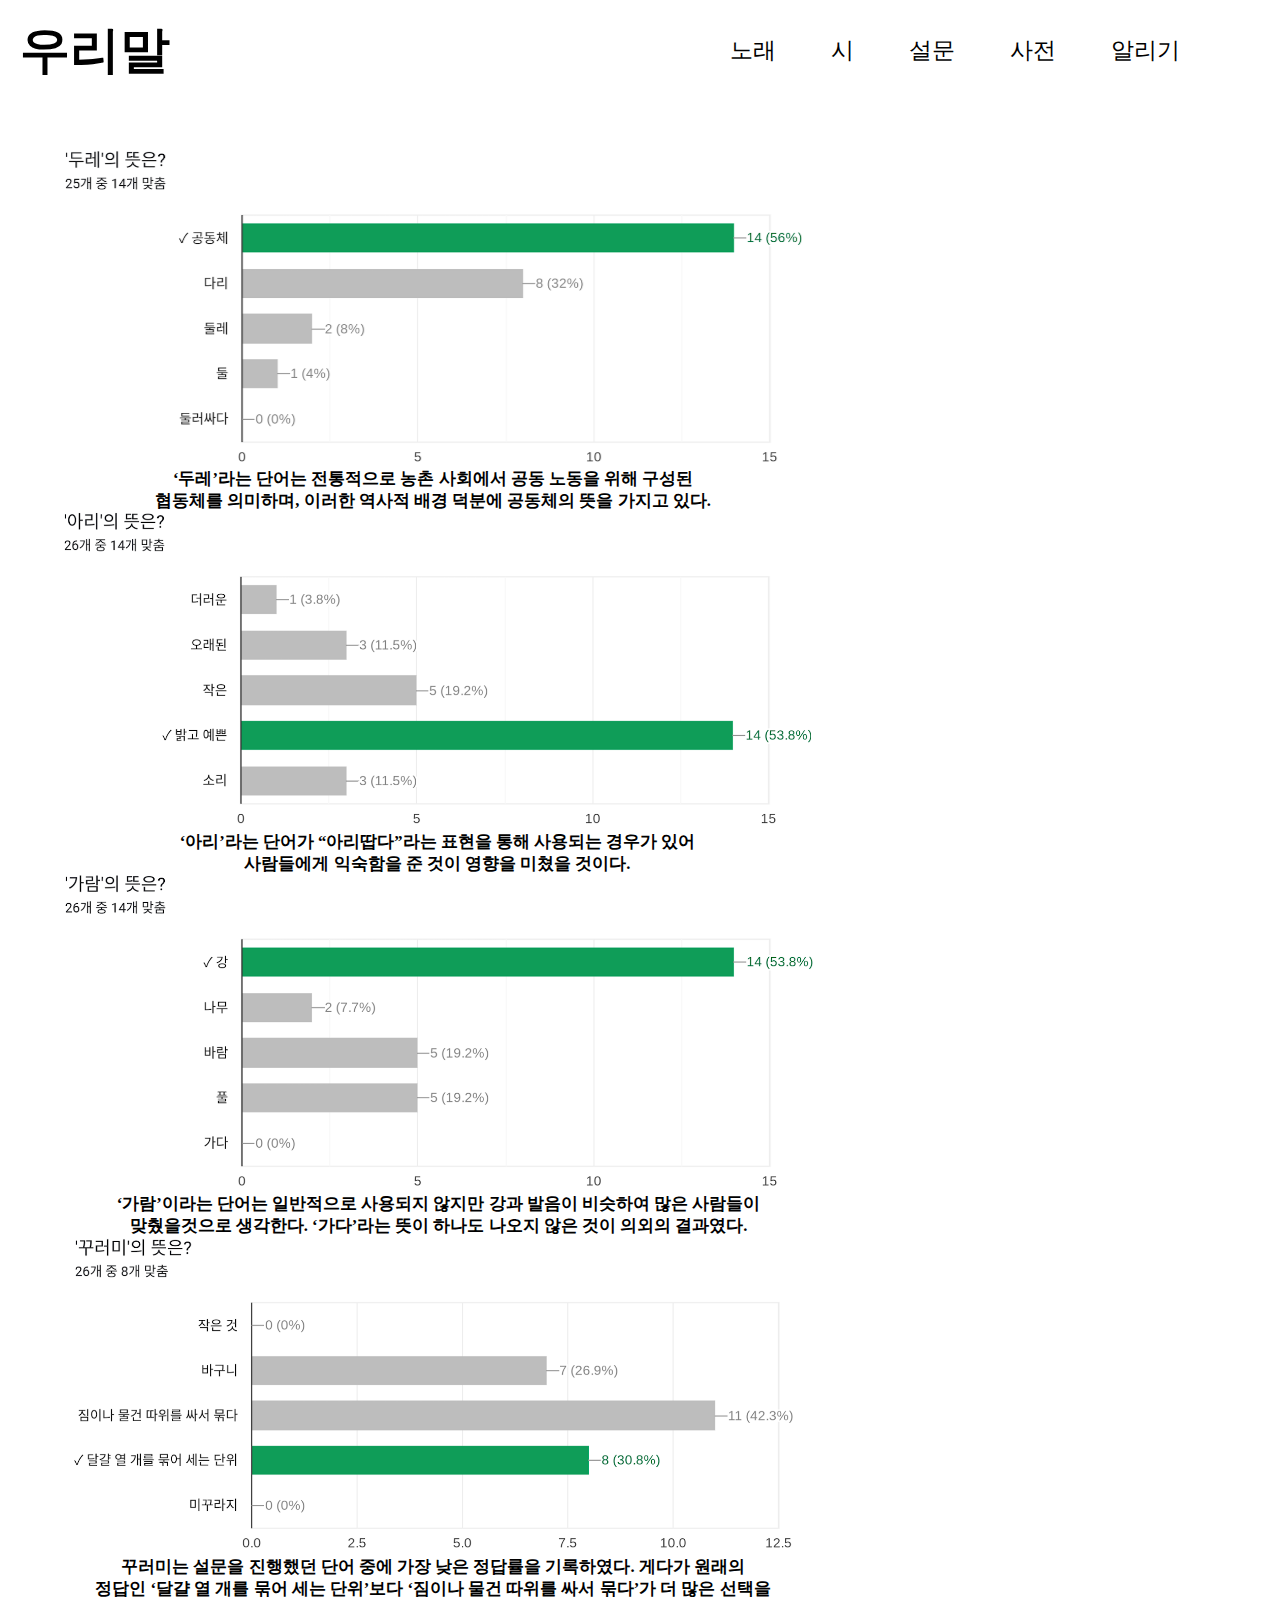
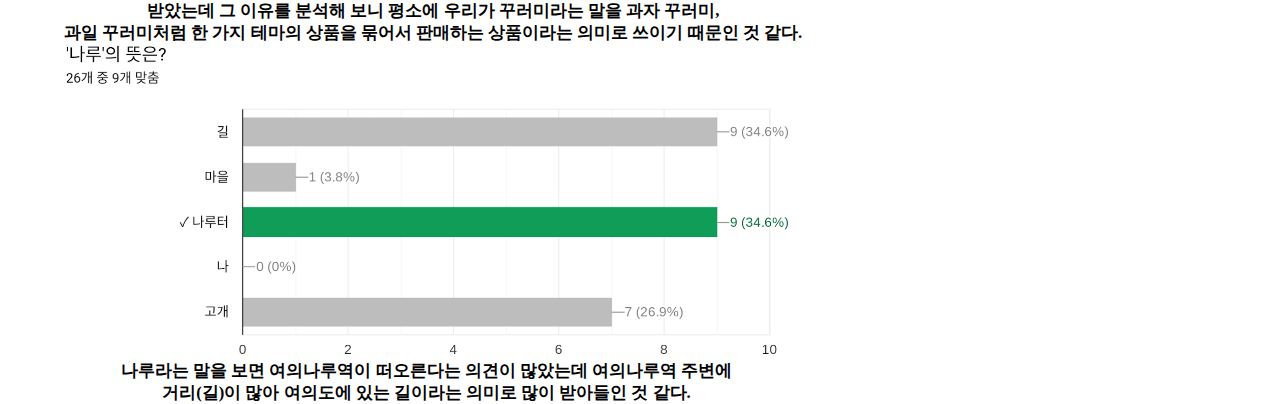
<file: 설문.html>
<!DOCTYPE html>
<html lang="en">
<head>
    <meta charset="UTF-8">
    <meta name="viewport" content="width=device-width, initial-scale=1.0">
    <title>설문</title>
    <link rel="stylesheet" href="설문.css">
</head>
<body>
    <div class="conainer">
        <div class="header">
            <div class="logo">
                <a href="index.html">우리말</a>
            </div>
            <ul class="menu">
                <li><a href="노래.html">노래</a></li>
                <li><a href="시.html">시</a></li>
                <li><a href="설문.html">설문</a></li>
                <li><a href="사전.html">사전</a></li>
                <li><a href="알리기.html">알리기</a></li>
            </ul>
        </div>
        <div class="intro">
            <ul class="survey">
                <li>
                    <img src="두레.png" alt="">
                    <h5>
                        ‘두레’라는 단어는 전통적으로 농촌 사회에서 공동 노동을 위해 구성된 <br> 협동체를 의미하며, 이러한 역사적 배경 덕분에 공동체의 뜻을 가지고 있다.
                    </h5>
                </li>
                <li>
                    <img src="아리.png" alt="">
                    <h5>
                        ‘아리’라는 단어가 “아리땁다”라는 표현을 통해 사용되는 경우가 있어 <br> 사람들에게 익숙함을 준 것이 영향을 미쳤을 것이다.
                    </h5>
                </li>
                <li>
                    <img src="가람.png" alt="">
                    <h5>
                        ‘가람’이라는 단어는 일반적으로 사용되지 않지만 강과 발음이 비슷하여 많은 사람들이 <br> 맞췄을것으로 생각한다. ‘가다’라는 뜻이 하나도 나오지 않은 것이 의외의 결과였다.  
                    </h5>
                </li>
                <li>
                    <img src="꾸러미.png" alt="">
                    <h5>꾸러미는 설문을 진행했던 단어 중에 가장 낮은 정답률을 기록하였다. 게다가 원래의 <br> 정답인 ‘달걀 열 개를 묶어 세는 단위’보다 ‘짐이나 물건 따위를 싸서 묶다’가 더 많은 선택을 <br> 받았는데 그 이유를 분석해 보니 평소에 우리가 꾸러미라는 말을 과자 꾸러미, <br> 과일 꾸러미처럼 한 가지 테마의 상품을 묶어서 판매하는 상품이라는 의미로 쓰이기 때문인 것 같다.</h5>
                </li>
                <li>
                    <img src="나루.png" alt="">
                    <h5>나루라는 말을 보면 여의나루역이 떠오른다는 의견이 많았는데 여의나루역 주변에 <br> 거리(길)이 많아 여의도에 있는 길이라는 의미로 많이 받아들인 것 같다.
                    </h5>
                </li>
            </ul>
        </div>
    </div>
</body>
</html>
</file>
<file: 설문.css>
*{
    margin: 0;
    padding: 0;
    box-sizing: border-box;

}

a {
    text-decoration: none;
    color: black;
    display: block;

}

li {
    list-style-type: none;

}

.container {
    width: 100%;
    height: 950px;
    color: white;
}

.header {
    width: 100%;
    height: 100px;

    display: flex;
    justify-content: space-between;
    align-items: center;
}

.logo {
    font-size: 50px;
    font-weight: bolder;
    margin-left: 20px;

    transition: 0.2s;
}

.menu {
    width: 450px;
    height: 100px;
    display: flex;
    justify-content: space-between;
    align-items: center;

    margin-right: 100px;
}

.menu li {
    font-size: 23px;

}

.menu li a {
    transition: 0.2S;

}

.intro {
    width: 90%;
    height: 700px;

    margin: 0 auto;
    margin-top: 50px;
    font-size: 30px;
}

.survey {
    display: flex;
    justify-content: space-between;
    flex-wrap: wrap;
    font-size: 20px;
    align-items: center;
    text-align: center;
}
</file>
